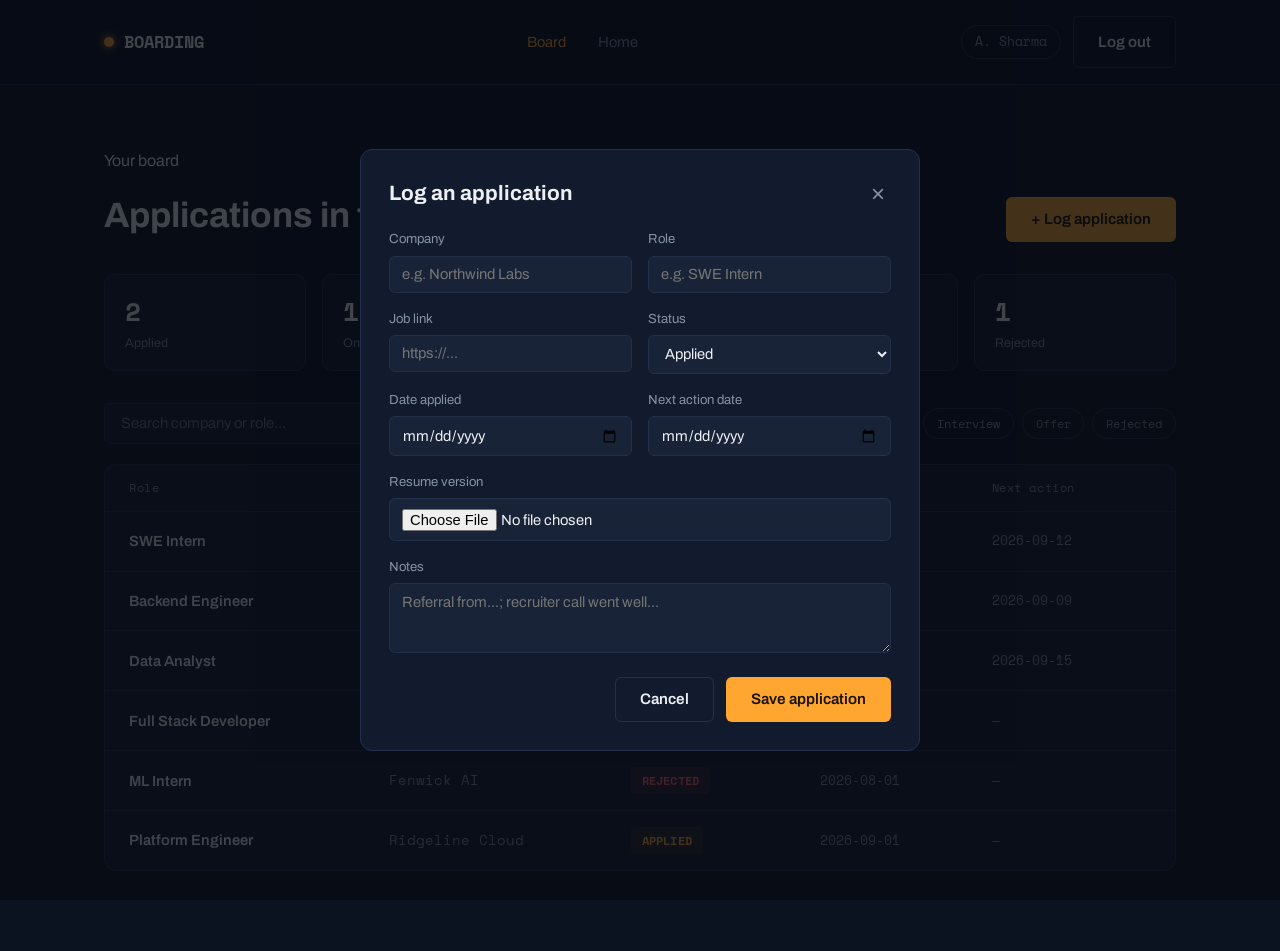
<file: Dashboard.html>
<!DOCTYPE html>
<html lang="en">
<head>
<meta charset="UTF-8">
<meta name="viewport" content="width=device-width, initial-scale=1.0">
<title>Your board — Boarding</title>
<link rel="stylesheet" href="css/base.css">
<link rel="stylesheet" href="css/dashboard.css">
</head>
<body>

<nav class="nav">
  <div class="nav-inner">
    <a href="index.html" class="nav-brand"><span class="dot"></span>BOARDING</a>
    <div class="nav-links">
      <a href="dashboard.html" class="active">Board</a>
      <a href="index.html">Home</a>
    </div>
    <div class="nav-cta">
      <span class="user-pill">A. Sharma</span>
      <a href="index.html" class="btn btn-ghost">Log out</a>
    </div>
    <button class="nav-toggle" id="navToggle" aria-label="Menu">☰</button>
  </div>
</nav>

<main class="wrap dash">

  <div class="dash-head">
    <div>
      <p class="eyebrow">Your board</p>
      <h1>Applications in flight</h1>
    </div>
    <button class="btn btn-primary" id="openModal">+ Log application</button>
  </div>

  <div class="summary-row" id="summaryRow"></div>

  <div class="controls">
    <input type="text" id="searchInput" placeholder="Search company or role..." class="input">
    <div class="chip-row" id="chipRow"></div>
  </div>

  <div class="board-panel">
    <div class="board-table-header">
      <span>Role</span><span>Company</span><span>Status</span><span>Applied</span><span>Next action</span>
    </div>
    <div class="board-table-body" id="tableBody"></div>
    <p class="empty-state" id="emptyState" hidden>No applications match that search. Try a different filter.</p>
  </div>

</main>

<!-- Add / edit application modal -->
<div class="modal-overlay" id="modalOverlay" hidden>
  <div class="modal" role="dialog" aria-modal="true" aria-labelledby="modalTitle">
    <div class="modal-head">
      <h2 id="modalTitle">Log an application</h2>
      <button class="modal-close" id="closeModal" aria-label="Close">&times;</button>
    </div>
    <form id="appForm" class="modal-form">
      <div class="form-row">
        <label>Company
          <input type="text" name="company" required placeholder="e.g. Northwind Labs">
        </label>
        <label>Role
          <input type="text" name="role" required placeholder="e.g. SWE Intern">
        </label>
      </div>
      <div class="form-row">
        <label>Job link
          <input type="url" name="link" placeholder="https://...">
        </label>
        <label>Status
          <select name="status">
            <option value="applied">Applied</option>
            <option value="oa">Online Assessment</option>
            <option value="interview">Interview</option>
            <option value="offer">Offer</option>
            <option value="rejected">Rejected</option>
          </select>
        </label>
      </div>
      <div class="form-row">
        <label>Date applied
          <input type="date" name="dateApplied">
        </label>
        <label>Next action date
          <input type="date" name="nextAction">
        </label>
      </div>
      <label class="full">Resume version
        <input type="file" name="resume">
      </label>
      <label class="full">Notes
        <textarea name="notes" rows="3" placeholder="Referral from...; recruiter call went well..."></textarea>
      </label>
      <div class="modal-actions">
        <button type="button" class="btn btn-ghost" id="cancelModal">Cancel</button>
        <button type="submit" class="btn btn-primary">Save application</button>
      </div>
    </form>
  </div>
</div>

<script src="js/dashboard.js"></script>
</body>
</html>
</file>
<file: css/base.css>
@import url('https://fonts.googleapis.com/css2?family=Archivo:wght@400;500;600;700;800&family=Space+Mono:wght@400;700&display=swap');

:root {
  --bg: #0B1220;
  --panel: #121B2E;
  --flap: #182338;
  --flap-edge: #0e1626;
  --line: #24304A;
  --ink: #EDEFF3;
  --muted: #8592A6;
  --amber: #FFA630;
  --teal: #2BD9B9;
  --coral: #FF5F5F;
  --violet: #9C8CFF;

  --font-display: 'Archivo', sans-serif;
  --font-mono: 'Space Mono', monospace;

  --radius: 6px;
  --max-width: 1120px;
}

* { box-sizing: border-box; }

html { scroll-behavior: smooth; }

body {
  margin: 0;
  background: var(--bg);
  color: var(--ink);
  font-family: var(--font-display);
  line-height: 1.5;
  -webkit-font-smoothing: antialiased;
}

img { max-width: 100%; display: block; }

a { color: inherit; }

.wrap {
  max-width: var(--max-width);
  margin: 0 auto;
  padding: 0 1.5rem;
}

/* respect reduced motion everywhere */
@media (prefers-reduced-motion: reduce) {
  *, *::before, *::after {
    animation-duration: 0.001ms !important;
    animation-iteration-count: 1 !important;
    transition-duration: 0.001ms !important;
    scroll-behavior: auto !important;
  }
}

:focus-visible {
  outline: 2px solid var(--amber);
  outline-offset: 2px;
}

/* ---------- Buttons ---------- */
.btn {
  display: inline-flex;
  align-items: center;
  gap: 0.5rem;
  padding: 0.85rem 1.5rem;
  border-radius: var(--radius);
  font-family: var(--font-display);
  font-weight: 600;
  font-size: 0.95rem;
  text-decoration: none;
  border: 1px solid transparent;
  cursor: pointer;
  transition: transform 0.15s ease, background 0.15s ease, border-color 0.15s ease;
}
.btn:active { transform: translateY(1px); }

.btn-primary {
  background: var(--amber);
  color: #1a1204;
}
.btn-primary:hover { background: #ffb650; }

.btn-ghost {
  background: transparent;
  color: var(--ink);
  border-color: var(--line);
}
.btn-ghost:hover { border-color: var(--amber); color: var(--amber); }

/* ---------- Nav ---------- */
.nav {
  position: sticky;
  top: 0;
  z-index: 50;
  background: rgba(11, 18, 32, 0.9);
  backdrop-filter: blur(8px);
  border-bottom: 1px solid var(--line);
}
.nav-inner {
  display: flex;
  align-items: center;
  justify-content: space-between;
  padding: 1rem 1.5rem;
  max-width: var(--max-width);
  margin: 0 auto;
}
.nav-brand {
  display: flex;
  align-items: center;
  gap: 0.6rem;
  font-family: var(--font-mono);
  font-weight: 700;
  font-size: 1.05rem;
  text-decoration: none;
  color: var(--ink);
}
.nav-brand .dot {
  width: 10px; height: 10px;
  border-radius: 50%;
  background: var(--amber);
  box-shadow: 0 0 8px var(--amber);
}
.nav-links {
  display: flex;
  align-items: center;
  gap: 2rem;
}
.nav-links a {
  text-decoration: none;
  color: var(--muted);
  font-size: 0.92rem;
  transition: color 0.15s ease;
}
.nav-links a:hover { color: var(--ink); }
.nav-cta { display: flex; gap: 0.75rem; align-items: center; }
.nav-toggle {
  display: none;
  background: none;
  border: 1px solid var(--line);
  border-radius: var(--radius);
  color: var(--ink);
  padding: 0.5rem 0.7rem;
  cursor: pointer;
}

@media (max-width: 820px) {
  .nav-links {
    display: none;
    position: absolute;
    top: 100%;
    left: 0;
    right: 0;
    background: var(--panel);
    border-bottom: 1px solid var(--line);
    flex-direction: column;
    gap: 0;
    padding: 0.5rem 0;
  }
  .nav-links.open { display: flex; }
  .nav-links a { padding: 0.9rem 1.5rem; width: 100%; }
  .nav-toggle { display: block; }
  .nav-cta .btn-ghost { display: none; }
  .nav { position: sticky; }
}
</file>
<file: css/dashboard.css>
.dash { padding: 3rem 1.5rem 5rem; }

.dash-head {
  display: flex;
  justify-content: space-between;
  align-items: flex-end;
  flex-wrap: wrap;
  gap: 1.5rem;
  margin-bottom: 2rem;
}
.dash-head h1 { margin: 0; font-size: clamp(1.7rem, 3vw, 2.2rem); }

.user-pill {
  font-family: var(--font-mono);
  font-size: 0.8rem;
  color: var(--muted);
  border: 1px solid var(--line);
  padding: 0.4rem 0.8rem;
  border-radius: 20px;
}
.nav-links a.active { color: var(--amber); }

/* ---------- Summary cards ---------- */
.summary-row {
  display: grid;
  grid-template-columns: repeat(5, 1fr);
  gap: 1rem;
  margin-bottom: 2rem;
}
.summary-card {
  background: var(--panel);
  border: 1px solid var(--line);
  border-radius: 10px;
  padding: 1.1rem 1.25rem;
  transition: border-color 0.15s ease, transform 0.15s ease;
}
.summary-card:hover { transform: translateY(-2px); border-color: var(--amber); }
.summary-count {
  font-family: var(--font-mono);
  font-size: 1.6rem;
  font-weight: 700;
}
.summary-label {
  font-size: 0.78rem;
  color: var(--muted);
  margin-top: 0.2rem;
  text-transform: capitalize;
}

/* ---------- Controls ---------- */
.controls {
  display: flex;
  justify-content: space-between;
  align-items: center;
  flex-wrap: wrap;
  gap: 1rem;
  margin-bottom: 1.25rem;
}
.input {
  background: var(--panel);
  border: 1px solid var(--line);
  border-radius: var(--radius);
  padding: 0.7rem 1rem;
  color: var(--ink);
  font-family: var(--font-display);
  min-width: 260px;
  font-size: 0.92rem;
}
.input:focus { outline: none; border-color: var(--amber); }

.chip-row { display: flex; gap: 0.5rem; flex-wrap: wrap; }
.chip {
  font-family: var(--font-mono);
  font-size: 0.75rem;
  padding: 0.4rem 0.8rem;
  border-radius: 20px;
  border: 1px solid var(--line);
  background: transparent;
  color: var(--muted);
  cursor: pointer;
  transition: all 0.15s ease;
}
.chip.active, .chip:hover { border-color: var(--amber); color: var(--amber); }

/* ---------- Board table ---------- */
.board-panel {
  background: var(--panel);
  border: 1px solid var(--line);
  border-radius: 12px;
  overflow: hidden;
}
.board-table-header {
  display: grid;
  grid-template-columns: 1.4fr 1.3fr 1fr 0.9fr 0.9fr;
  gap: 0.75rem;
  padding: 0.9rem 1.5rem;
  font-family: var(--font-mono);
  font-size: 0.72rem;
  color: var(--muted);
  letter-spacing: 0.05em;
  border-bottom: 1px solid var(--line);
}
.board-table-body { }
.row {
  display: grid;
  grid-template-columns: 1.4fr 1.3fr 1fr 0.9fr 0.9fr;
  gap: 0.75rem;
  padding: 1rem 1.5rem;
  align-items: center;
  border-bottom: 1px solid var(--line);
  font-size: 0.92rem;
  opacity: 0;
  transform: translateY(4px);
  animation: rowIn 0.4s ease forwards;
}
.row:last-child { border-bottom: none; }
.row:hover { background: rgba(255,255,255,0.02); }
@keyframes rowIn {
  to { opacity: 1; transform: translateY(0); }
}
.row-company { color: var(--muted); font-family: var(--font-mono); font-size: 0.85rem; }
.row-role { font-weight: 600; }
.row-date { font-family: var(--font-mono); font-size: 0.82rem; color: var(--muted); }

.badge {
  display: inline-block;
  font-family: var(--font-mono);
  font-size: 0.72rem;
  font-weight: 700;
  padding: 0.3rem 0.65rem;
  border-radius: 4px;
  letter-spacing: 0.02em;
  width: fit-content;
}
.badge-applied { color: var(--amber); background: rgba(255,166,48,0.1); }
.badge-oa { color: var(--violet); background: rgba(156,140,255,0.1); }
.badge-interview { color: var(--violet); background: rgba(156,140,255,0.1); }
.badge-offer { color: var(--teal); background: rgba(43,217,185,0.1); }
.badge-rejected { color: var(--coral); background: rgba(255,95,95,0.1); }

.empty-state {
  padding: 3rem 1.5rem;
  text-align: center;
  color: var(--muted);
  font-size: 0.92rem;
}

/* ---------- Modal ---------- */
.modal-overlay {
  position: fixed;
  inset: 0;
  background: rgba(6, 10, 18, 0.75);
  display: flex;
  align-items: center;
  justify-content: center;
  padding: 1.5rem;
  z-index: 100;
  animation: overlayIn 0.2s ease;
}
@keyframes overlayIn { from { opacity: 0; } to { opacity: 1; } }

.modal {
  background: var(--panel);
  border: 1px solid var(--line);
  border-radius: 12px;
  width: 100%;
  max-width: 560px;
  max-height: 90vh;
  overflow-y: auto;
  padding: 1.75rem;
  animation: modalIn 0.25s cubic-bezier(0.2, 0.8, 0.2, 1);
}
@keyframes modalIn {
  from { opacity: 0; transform: translateY(12px) scale(0.98); }
  to { opacity: 1; transform: translateY(0) scale(1); }
}

.modal-head {
  display: flex;
  justify-content: space-between;
  align-items: center;
  margin-bottom: 1.25rem;
}
.modal-head h2 { margin: 0; font-size: 1.3rem; }
.modal-close {
  background: none;
  border: none;
  color: var(--muted);
  font-size: 1.5rem;
  cursor: pointer;
  line-height: 1;
}
.modal-close:hover { color: var(--ink); }

.modal-form { display: flex; flex-direction: column; gap: 1rem; }
.form-row { display: grid; grid-template-columns: 1fr 1fr; gap: 1rem; }
.modal-form label {
  display: flex;
  flex-direction: column;
  gap: 0.4rem;
  font-size: 0.82rem;
  color: var(--muted);
}
.modal-form label.full { grid-column: 1 / -1; }
.modal-form input,
.modal-form select,
.modal-form textarea {
  background: var(--flap);
  border: 1px solid var(--line);
  border-radius: var(--radius);
  padding: 0.6rem 0.75rem;
  color: var(--ink);
  font-family: var(--font-display);
  font-size: 0.92rem;
}
.modal-form input:focus,
.modal-form select:focus,
.modal-form textarea:focus {
  outline: none;
  border-color: var(--amber);
}
.modal-actions {
  display: flex;
  justify-content: flex-end;
  gap: 0.75rem;
  margin-top: 0.5rem;
}

/* toast for save confirmation */
.toast {
  position: fixed;
  bottom: 1.5rem;
  left: 50%;
  transform: translateX(-50%) translateY(20px);
  background: var(--teal);
  color: #052620;
  font-weight: 600;
  font-size: 0.9rem;
  padding: 0.75rem 1.5rem;
  border-radius: 8px;
  opacity: 0;
  pointer-events: none;
  transition: opacity 0.25s ease, transform 0.25s ease;
  z-index: 200;
}
.toast.show {
  opacity: 1;
  transform: translateX(-50%) translateY(0);
}

/* ---------- Responsive ---------- */
@media (max-width: 900px) {
  .summary-row { grid-template-columns: repeat(2, 1fr); }
  .board-table-header { display: none; }
  .row {
    grid-template-columns: 1fr;
    gap: 0.35rem;
    padding: 1rem 1.25rem;
  }
  .row-date::before { content: 'Applied: '; color: var(--muted); }
}
@media (max-width: 560px) {
  .form-row { grid-template-columns: 1fr; }
  .input { min-width: 0; width: 100%; }
  .controls { flex-direction: column; align-items: stretch; }
}
</file>
